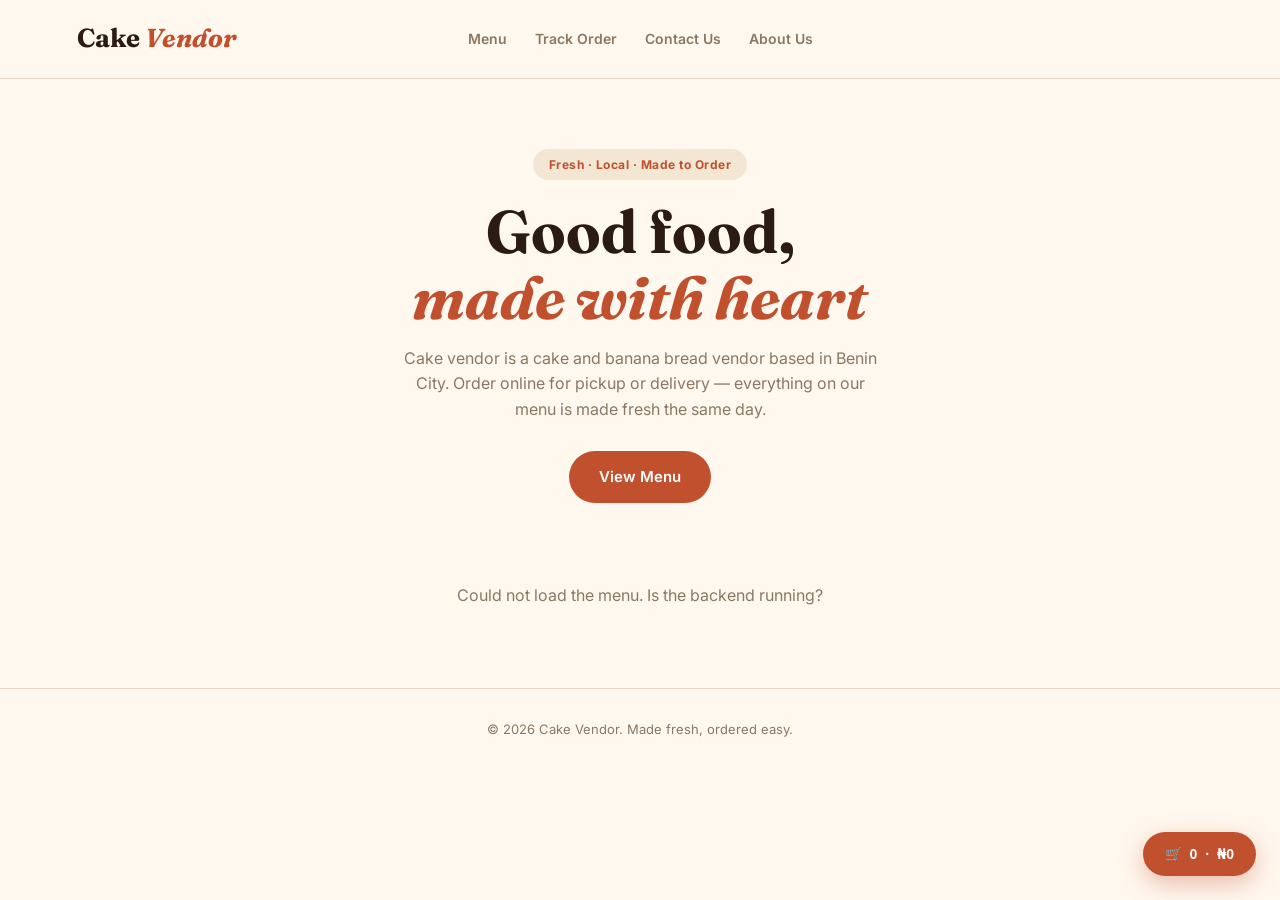
<file: index.html>
<!DOCTYPE html>
<html lang="en">
<head>
<meta charset="UTF-8" />
<meta name="viewport" content="width=device-width, initial-scale=1.0"/>
<title>Cake & Banana Bread Vendor in Benin City | Pickup & Delivery</title>
<meta name="description" content="The Baker NG is a trusted cake and banana bread vendor in Benin City. Order fresh cakes, pastries, and banana bread online, made fresh daily, with pickup or delivery across Benin City."/>
<link rel="canonical" href="https://thebakerng.netlify.app/"/>

<!-- Open Graph (controls how the link looks when shared on WhatsApp, Facebook, etc.) -->
<meta property="og:type" content="website"/>
<meta property="og:title" content="The Baker NG – Cake & Banana Bread Vendor in Benin City"/>
<meta property="og:description" content="Order fresh cakes and banana bread online from Benin City's favorite bakery. Made fresh daily, available for pickup or delivery."/>
<meta property="og:url" content="https://thebakerng.netlify.app/"/>

<!-- Structured data — tells Google this is a local bakery business in Benin City -->
<script type="application/ld+json">
{
  "@context": "https://schema.org",
  "@type": "Bakery",
  "name": "The Baker NG",
  "url": "https://thebakerng.netlify.app/",
  "telephone": "+2347057155056",
  "servesCuisine": "Bakery",
  "priceRange": "₦₦",
  "address": {
    "@type": "PostalAddress",
    "addressLocality": "Benin City",
    "addressRegion": "Edo State",
    "addressCountry": "NG"
  },
  "areaServed": "Benin City",
  "sameAs": [
    "https://instagram.com/thebaker.ng",
    "https://tiktok.com/@thebaker.ng24"
  ]
}
</script>

<link href="https://fonts.googleapis.com/css2?family=Fraunces:ital,wght@0,600;0,700;1,600&family=Inter:wght@400;500;600;700&display=swap" rel="stylesheet"/>
<link rel="stylesheet" href="styles.css"/>
</head>
<body>

<nav>
  <a href="index.html" class="logo">Cake <span>Vendor</span></a>
  <ul class="nav-links" id="navLinks">
    <li><a href="#" onclick="scrollToMenu(event)">Menu</a></li>
    <li><a href="track.html">Track Order</a></li>
    <li><a href="contact.html">Contact Us</a></li>
    <li><a href="about.html">About Us</a></li>
  </ul>
  <button class="nav-toggle" id="navToggle" onclick="toggleNav()" aria-label="Toggle menu">
    <span></span><span></span><span></span>
  </button>
</nav>

<section class="hero">
  <div class="hero-eyebrow">Fresh · Local · Made to Order</div>
  <h1>Good food,<br><em>made with heart</em></h1>
  <p>Cake vendor is a cake and banana bread vendor based in Benin City. Order online for pickup or delivery — everything on our menu is made fresh the same day.</p>
  <a href="#" onclick="scrollToMenu(event)" class="btn btn-primary btn-lg">View Menu</a>
</section>

<section class="menu-section" id="menu">
  <div id="menuContent">
    <p style="text-align:center;color:var(--muted);">Loading menu...</p>
  </div>
</section>

<button class="cart-toggle" id="cartToggle" onclick="openCart()">
  🛒 <span id="cartCount">0</span> · <span id="cartTotalMini">₦0</span>
</button>

<div class="overlay" id="overlay" onclick="closeAllPanels()"></div>

<div class="cart-drawer" id="cartDrawer">

  <!-- CART VIEW -->
  <div id="cartView">
    <div class="cart-header">
      <h3>Your Order</h3>
      <button class="cart-close" onclick="closeAllPanels()">&times;</button>
    </div>
    <div class="cart-items" id="cartItems">
      <div class="cart-empty">Your cart is empty.<br>Add something tasty from the menu.</div>
    </div>
    <div class="cart-footer">
      <div class="cart-total-row"><span>Total</span><span id="cartTotal">₦0</span></div>
      <button class="btn btn-primary" style="width:100%;padding:13px;" id="checkoutBtn" onclick="showCheckout()" disabled>Checkout</button>
    </div>
  </div>

  <!-- CHECKOUT VIEW -->
  <div id="checkoutView" class="checkout-panel" style="flex:1;overflow-y:auto;">
    <div class="cart-header">
      <h3>Checkout</h3>
      <button class="cart-close" onclick="closeAllPanels()">&times;</button>
    </div>
    <form id="checkoutForm" style="padding:20px 24px;" novalidate>
      <button type="button" class="back-link" onclick="showCart()">&larr; Back to cart</button>

      <div class="form-group">
        <label class="form-label">Full Name</label>
        <input type="text" id="custName" placeholder="Your name" required/>
      </div>

      <div class="form-group">
        <label class="form-label">Phone Number</label>
        <input type="tel" id="custPhone" placeholder="0801 234 5678" required/>
      </div>

      <div class="form-group">
        <label class="form-label">Email (optional — for order updates)</label>
        <input type="email" id="custEmail" placeholder="you@example.com"/>
      </div>

      <div class="form-group">
        <label class="form-label">Fulfillment</label>
        <div class="fulfillment-toggle">
          <button type="button" class="on" id="pickupBtn" onclick="setFulfillment('pickup')">Pickup</button>
          <button type="button" id="deliveryBtn" onclick="setFulfillment('delivery')">Delivery</button>
        </div>
      </div>

      <div class="form-group" id="addressGroup" style="display:none;">
        <label class="form-label">Delivery Address</label>
        <textarea id="custAddress" rows="2" placeholder="Street, area, landmark"></textarea>
      </div>

      <div class="cart-total-row"><span>Total</span><span id="checkoutTotal">₦0</span></div>
      <button type="submit" class="btn btn-primary" style="width:100%;padding:13px;">Place Order</button>
      <div class="form-msg" id="checkoutMsg"></div>
    </form>
  </div>

  <!-- CONFIRMATION VIEW -->
  <div id="confirmView" class="confirm-panel">
    <div class="confirm-icon">🎉</div>
    <h3>Order placed!</h3>
    <p id="confirmText"></p>
    <div style="background:var(--cream-dark);border:1px solid var(--border);border-radius:12px;padding:14px 16px;margin-bottom:18px;">
      <div style="font-size:11.5px;color:var(--muted);margin-bottom:6px;">YOUR ORDER ID — SAVE THIS TO TRACK YOUR ORDER</div>
      <div style="display:flex;align-items:center;justify-content:space-between;gap:10px;">
        <strong id="confirmOrderId" style="font-size:15px;word-break:break-all;">-</strong>
        <button type="button" id="copyOrderIdBtn" class="btn btn-ghost" style="padding:6px 14px;font-size:12px;white-space:nowrap;">Copy</button>
      </div>
    </div>
    <a href="#" id="trackOrderLink" class="btn btn-ghost" style="margin-right:8px;">Track This Order</a>
    <button class="btn btn-primary" onclick="closeAllPanels()">Done</button>
  </div>

</div>

<footer>
  &copy; 2026 Cake Vendor. Made fresh, ordered easy.
</footer>

<script>
const API_BASE = 'https://backend-t99k.onrender.com/api';
const IMAGE_BASE = 'https://backend-t99k.onrender.com/';

let menuItems = [];
let cart = {}; // { menuItemId: qty }
let fulfillment = 'pickup';

// IMPORTANT: replace the placeholder below with your real Paystack PUBLIC key
// (Paystack Dashboard → Settings → API Keys & Webhooks → Public Key).
// Never put your SECRET key here — that only ever goes on the backend.
const PAYSTACK_PUBLIC_KEY = 'pk_test_ce0fa7c168bd9de807d2d364b1a4e1795d60af89';

function payWithPaystack(email, amountInKobo, onSuccess) {
  const handler = PaystackPop.setup({
    key: PAYSTACK_PUBLIC_KEY,
    email: email || 'customer@example.com',
    amount: amountInKobo,
    callback: function(response) {
      onSuccess(response.reference);
    },
    onClose: function() {
      const msg = document.getElementById('checkoutMsg');
      msg.className = 'form-msg error';
      msg.textContent = 'Payment was cancelled.';
      msg.style.display = 'block';
    }
  });
  handler.openIframe();
}

function toggleNav() {
  document.getElementById('navLinks').classList.toggle('open');
  document.getElementById('navToggle').classList.toggle('open');
}

function scrollToMenu(e) {
  e.preventDefault();
  document.getElementById('menu').scrollIntoView({ behavior: 'smooth' });
  // Close the mobile nav dropdown too, if it was open
  document.getElementById('navLinks').classList.remove('open');
  document.getElementById('navToggle').classList.remove('open');
}

function formatNgn(v) { return '₦' + Math.round(v).toLocaleString('en-NG'); }

// Escapes text before it's inserted into the page via innerHTML/template
// strings, so a menu item name/description/etc containing HTML or script
// tags (whether typed by mistake or by someone malicious in the admin
// panel) is displayed as plain text instead of being executed as markup.
function escapeHtml(value) {
  if (value === null || value === undefined) return '';
  return String(value)
    .replace(/&/g, '&amp;')
    .replace(/</g, '&lt;')
    .replace(/>/g, '&gt;')
    .replace(/"/g, '&quot;')
    .replace(/'/g, '&#39;');
}

// Cloudinary returns a full https URL, but old items (uploaded before the
// Cloudinary switch) may still have an old relative /uploads/... path
// saved — those are broken now regardless, but this avoids mangling the
// new full URLs by double-prepending IMAGE_BASE onto them.
function resolveImageUrl(url) {
  if (!url) return null;
  return url.startsWith('http') ? url : `${IMAGE_BASE}${url}`;
}

async function loadMenu() {
  try {
    const res = await fetch(`${API_BASE}/menu`);
    const data = await res.json();
    menuItems = data.items;
    renderMenu();
  } catch (err) {
    document.getElementById('menuContent').innerHTML = '<p style="text-align:center;color:var(--muted);">Could not load the menu. Is the backend running?</p>';
  }
}

function renderMenu() {
  const categories = [...new Set(menuItems.map(i => i.category))];
  const container = document.getElementById('menuContent');

  container.innerHTML = categories.map(cat => `
    <h2 class="category-title">${escapeHtml(cat)}</h2>
    <div class="menu-grid">
      ${menuItems.filter(i => i.category === cat).map(item => `
        <div class="menu-card">
          ${item.imageUrl
            ? `<img src="${resolveImageUrl(item.imageUrl)}" class="menu-card-img" alt="${escapeHtml(item.name)} - The Baker NG, cake and banana bread vendor in Benin City"/>`
            : `<div class="menu-card-img menu-card-img-placeholder">🍽️</div>`}
          <div class="menu-card-top">
            <h4>${escapeHtml(item.name)}</h4>
            ${item.variants ? '' : `<span class="price">${formatNgn(item.price)}</span>`}
          </div>
          <p>${escapeHtml(item.description || '')}</p>
          ${item.variants ? renderVariantPicker(item) : `
            <div class="add-row">
              ${item.available
                ? `<button class="btn btn-ghost" style="font-size:13px;padding:8px 16px;" onclick="addToCart('${item.id}')">Add to cart</button>`
                : `<span class="unavailable-tag">Currently unavailable</span>`}
            </div>
          `}
        </div>
      `).join('')}
    </div>
  `).join('');
}

function renderVariantPicker(item) {
  if (!item.available) {
    return `<div class="add-row"><span class="unavailable-tag">Currently unavailable</span></div>`;
  }
  return `
    <div class="variant-row">
      ${item.variants.map(v => `
        <button class="variant-btn" onclick="addVariantToCart('${item.id}', '${v.label.replace(/'/g, "\\'")}')">
          <span>${escapeHtml(v.label)}</span>
          <span class="variant-price">${formatNgn(v.price)}</span>
        </button>
      `).join('')}
    </div>
  `;
}

function addVariantToCart(id, variantLabel) {
  const key = `${id}::${variantLabel}`;
  cart[key] = (cart[key] || 0) + 1;
  renderCart();
  flashCartButton();
}

function addToCart(id) {
  cart[id] = (cart[id] || 0) + 1;
  renderCart();
  flashCartButton();
}

function flashCartButton() {
  const btn = document.getElementById('cartToggle');
  btn.style.transform = 'scale(1.08)';
  setTimeout(() => { btn.style.transform = 'scale(1)'; }, 180);
}

function changeQty(id, delta) {
  cart[id] = (cart[id] || 0) + delta;
  if (cart[id] <= 0) delete cart[id];
  renderCart();
}

function cartLines() {
  return Object.entries(cart).map(([key, qty]) => {
    const [id, variantLabel] = key.split('::');
    const item = menuItems.find(i => i.id === id);
    if (!item) return null;

    if (variantLabel) {
      const variant = (item.variants || []).find(v => v.label === variantLabel);
      if (!variant) return null;
      return { key, item, qty, variantLabel, displayName: `${item.name} (${variant.label})`, unitPrice: variant.price };
    }
    return { key, item, qty, variantLabel: null, displayName: item.name, unitPrice: item.price };
  }).filter(Boolean);
}

function cartTotal() {
  return cartLines().reduce((sum, l) => sum + l.unitPrice * l.qty, 0);
}

function renderCart() {
  const lines = cartLines();
  const itemsEl = document.getElementById('cartItems');
  const total = cartTotal();
  const count = lines.reduce((s, l) => s + l.qty, 0);

  document.getElementById('cartCount').textContent = count;
  document.getElementById('cartTotalMini').textContent = formatNgn(total);
  document.getElementById('cartTotal').textContent = formatNgn(total);
  document.getElementById('checkoutTotal').textContent = formatNgn(total);
  document.getElementById('checkoutBtn').disabled = lines.length === 0;

  itemsEl.innerHTML = lines.length === 0
    ? '<div class="cart-empty">Your cart is empty.<br>Add something tasty from the menu.</div>'
    : lines.map(l => `
      <div class="cart-line">
        <div>
          <div class="cart-line-name">${escapeHtml(l.displayName)}</div>
          <div class="cart-line-price">${formatNgn(l.unitPrice)} each</div>
        </div>
        <div class="qty-controls">
          <button class="qty-btn" onclick="changeQty('${l.key}',-1)">&minus;</button>
          <span>${l.qty}</span>
          <button class="qty-btn" onclick="changeQty('${l.key}',1)">+</button>
        </div>
      </div>
    `).join('');
}

function openCart() {
  document.getElementById('cartDrawer').classList.add('open');
  document.getElementById('overlay').classList.add('show');
  showCart();
}

function closeAllPanels() {
  document.getElementById('cartDrawer').classList.remove('open');
  document.getElementById('overlay').classList.remove('show');
}

function showCart() {
  document.getElementById('cartView').style.display = 'flex';
  document.getElementById('cartView').style.flex = '1';
  document.getElementById('cartView').style.flexDirection = 'column';
  document.getElementById('checkoutView').classList.remove('show');
  document.getElementById('confirmView').classList.remove('show');
}

function showCheckout() {
  if (cartLines().length === 0) return;
  document.getElementById('cartView').style.display = 'none';
  document.getElementById('checkoutView').classList.add('show');
  document.getElementById('confirmView').classList.remove('show');
}

function setFulfillment(mode) {
  fulfillment = mode;
  document.getElementById('pickupBtn').classList.toggle('on', mode === 'pickup');
  document.getElementById('deliveryBtn').classList.toggle('on', mode === 'delivery');
  document.getElementById('addressGroup').style.display = mode === 'delivery' ? 'block' : 'none';
}

document.getElementById('checkoutForm').addEventListener('submit', async (e) => {
  e.preventDefault();

  const name = document.getElementById('custName').value.trim();
  const phone = document.getElementById('custPhone').value.trim();
  const email = document.getElementById('custEmail').value.trim();
  const address = document.getElementById('custAddress').value.trim();
  const msg = document.getElementById('checkoutMsg');
  msg.style.display = 'none';

  if (!name) { msg.className = 'form-msg error'; msg.textContent = 'Enter your name.'; msg.style.display = 'block'; return; }
  if (!/^\d{7,15}$/.test(phone.replace(/\D/g, ''))) { msg.className = 'form-msg error'; msg.textContent = 'Enter a valid phone number.'; msg.style.display = 'block'; return; }
  if (email && !/^[^\s@]+@[^\s@]+\.[^\s@]+$/.test(email)) { msg.className = 'form-msg error'; msg.textContent = 'Enter a valid email or leave it blank.'; msg.style.display = 'block'; return; }
  if (fulfillment === 'delivery' && !address) { msg.className = 'form-msg error'; msg.textContent = 'Enter a delivery address.'; msg.style.display = 'block'; return; }

  const payload = {
    customerName: name,
    phone,
    email: email || undefined,
    fulfillment,
    address: fulfillment === 'delivery' ? address : undefined,
    items: cartLines().map(l => ({ menuItemId: l.item.id, variantLabel: l.variantLabel || undefined, qty: l.qty })),
  };

  const total = cartTotal();
  const paymentEmail = email || 'guest@thebakerng.com'; // Paystack requires an email

  const btn = e.target.querySelector('button[type="submit"]');
  btn.disabled = true; btn.textContent = 'Processing payment...';

  payWithPaystack(paymentEmail, Math.round(total * 100), async (reference) => {
    // Payment succeeded on Paystack's side — now the backend verifies the
    // reference server-side (never trust the frontend alone) and places the order.
    btn.textContent = 'Placing order...';
    try {
      const res = await fetch(`${API_BASE}/orders`, {
        method: 'POST',
        headers: { 'Content-Type': 'application/json' },
        body: JSON.stringify({ ...payload, paymentReference: reference }),
      });
      const data = await res.json();

      if (!res.ok) {
        msg.className = 'form-msg error'; msg.textContent = data.error || 'Could not place order.'; msg.style.display = 'block';
      } else {
        document.getElementById('confirmText').textContent =
          `Thanks, ${name.split(' ')[0]}! Your order total is ${formatNgn(data.order.total)}. We'll have it ready for ${fulfillment}.`;
        document.getElementById('confirmOrderId').textContent = data.order.id;
        document.getElementById('trackOrderLink').href = `track.html?orderId=${encodeURIComponent(data.order.id)}`;
        try {
          localStorage.setItem('bk_lastOrderId', data.order.id);
          localStorage.setItem('bk_lastOrderPhone', phone);
        } catch (err) { /* ignore if storage is unavailable */ }
        document.getElementById('checkoutView').classList.remove('show');
        document.getElementById('confirmView').classList.add('show');
        cart = {};
        renderCart();
      }
    } catch (err) {
      msg.className = 'form-msg error'; msg.textContent = 'Could not reach the server. Is the backend running?'; msg.style.display = 'block';
    } finally {
      btn.disabled = false; btn.textContent = 'Place Order';
    }
  });
});

loadMenu().then(() => {
  if (sessionStorage.getItem('scrollToMenu')) {
    sessionStorage.removeItem('scrollToMenu');
    document.getElementById('menu').scrollIntoView();
  }
});

document.getElementById('copyOrderIdBtn').addEventListener('click', async () => {
  const id = document.getElementById('confirmOrderId').textContent;
  const btn = document.getElementById('copyOrderIdBtn');
  try {
    await navigator.clipboard.writeText(id);
    btn.textContent = 'Copied!';
  } catch (err) {
    btn.textContent = 'Select & copy manually';
  }
  setTimeout(() => { btn.textContent = 'Copy'; }, 1800);
});
</script>
<script src="https://js.paystack.co/v1/inline.js"></script>

</body>
</html>
</file>
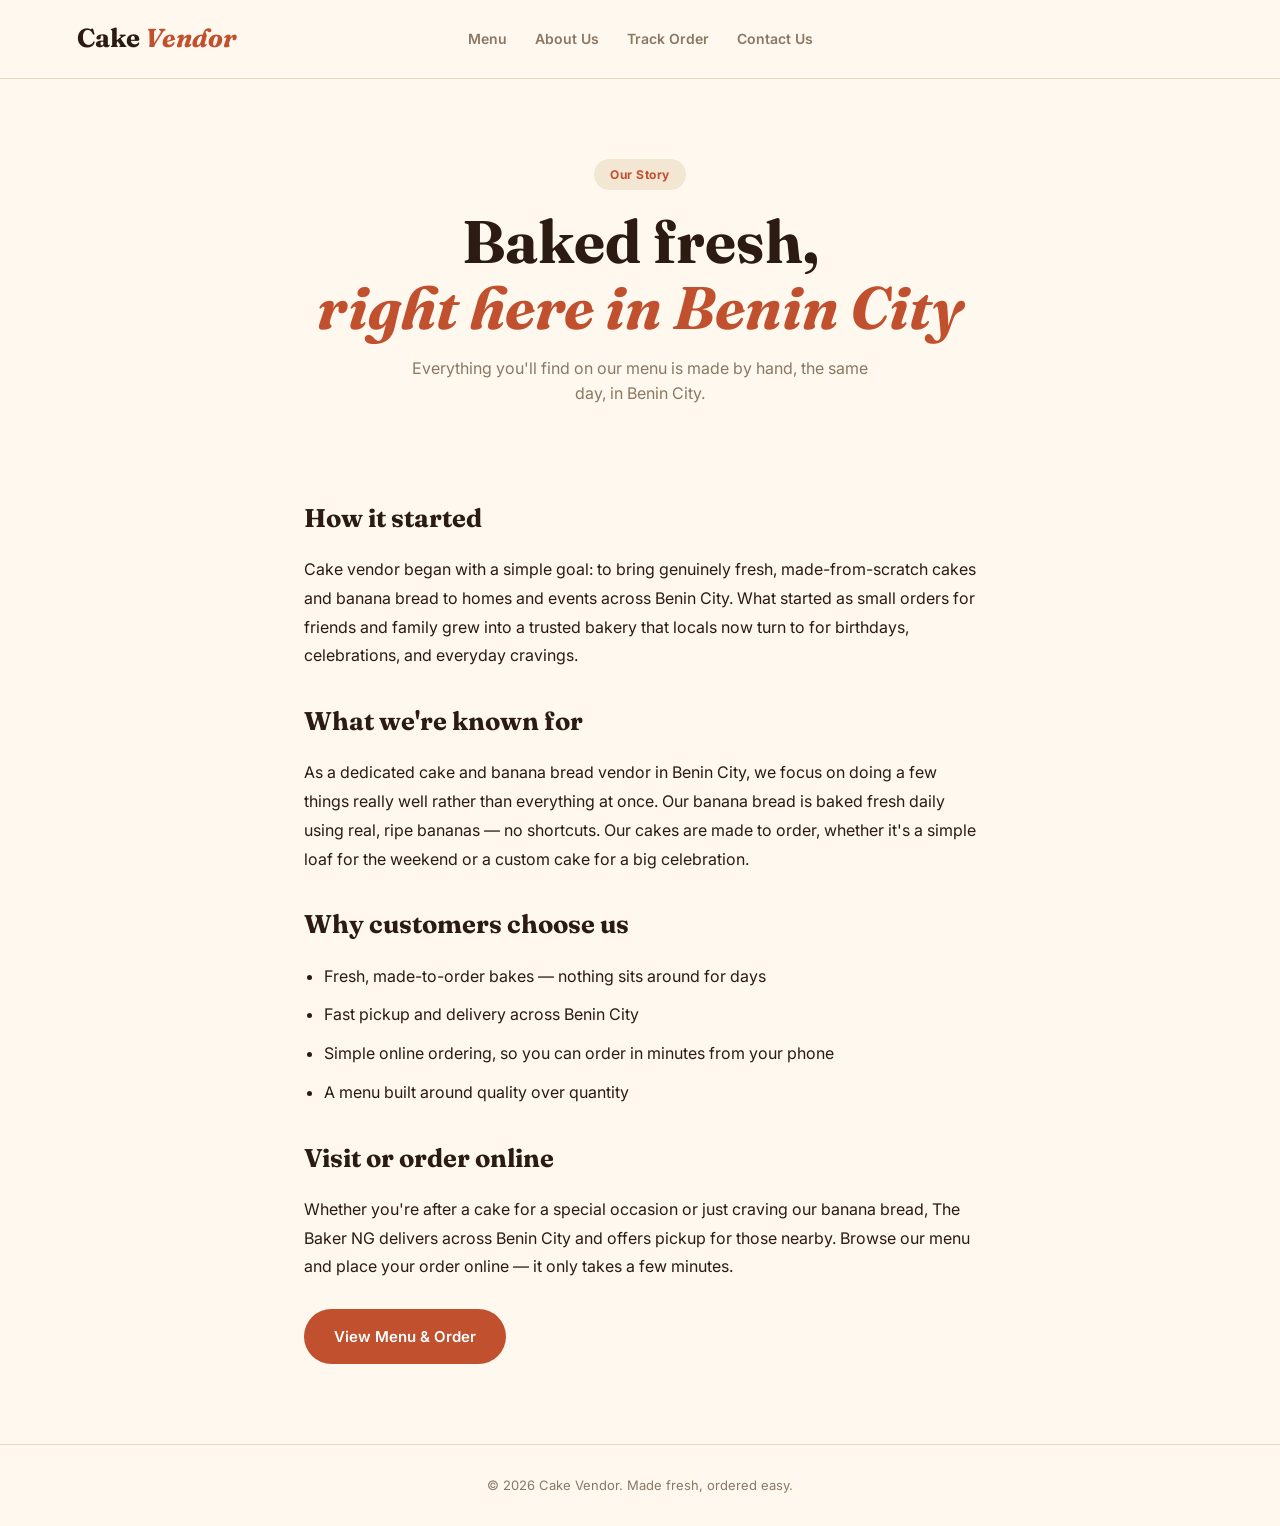
<file: about.html>
<!DOCTYPE html>
<html lang="en">
<head>
<meta charset="UTF-8" />
<meta name="viewport" content="width=device-width, initial-scale=1.0"/>
<title>About Us – | Cake & Banana Bread Vendor in Benin City</title>
<meta name="description" content="The Baker NG is a cake and banana bread vendor in Benin City, making fresh bakes daily. Learn our story and why locals trust us for cakes, pastries, and banana bread."/>
<link rel="canonical" href="https://thebakerng.netlify.app/about.html"/>

<!-- Open Graph -->
<meta property="og:type" content="website"/>
<meta property="og:title" content="About The Baker NG – Cake & Banana Bread Vendor in Benin City"/>
<meta property="og:description" content="Learn the story behind The Baker NG, Benin City's trusted bakery for fresh cakes and banana bread."/>
<meta property="og:url" content="https://thebakerng.netlify.app/about.html"/>

<link href="https://fonts.googleapis.com/css2?family=Fraunces:ital,wght@0,600;0,700;1,600&family=Inter:wght@400;500;600;700&display=swap" rel="stylesheet"/>
<link rel="stylesheet" href="styles.css"/>
</head>
<body>

<nav>
  <a href="index.html" class="logo">Cake <span>Vendor</span></a>
  <ul class="nav-links" id="navLinks">
    <li><a href="index.html">Menu</a></li>
    <li><a href="about.html">About Us</a></li>
    <li><a href="track.html">Track Order</a></li>
    <li><a href="contact.html">Contact Us</a></li>
  </ul>
  <button class="nav-toggle" id="navToggle" onclick="toggleNav()" aria-label="Toggle menu">
    <span></span><span></span><span></span>
  </button>
</nav>

<section class="hero" style="min-height:auto;padding:80px 24px 60px;">
  <div class="hero-eyebrow">Our Story</div>
  <h1>Baked fresh,<br><em>right here in Benin City</em></h1>
  <p>Everything you'll find on our menu is made by hand, the same day, in Benin City.</p>
</section>

<section style="max-width:720px;margin:0 auto;padding:0 24px 80px;line-height:1.8;color:var(--text);">

  <h2 style="font-family:'Fraunces',serif;font-size:1.6rem;margin-bottom:14px;">How it started</h2>
  <p style="margin-bottom:28px;">
    Cake vendor began with a simple goal: to bring genuinely fresh, made-from-scratch cakes and banana bread
    to homes and events across Benin City. What started as small orders for friends and family grew into a
    trusted bakery that locals now turn to for birthdays, celebrations, and everyday cravings.
  </p>

  <h2 style="font-family:'Fraunces',serif;font-size:1.6rem;margin-bottom:14px;">What we're known for</h2>
  <p style="margin-bottom:28px;">
    As a dedicated cake and banana bread vendor in Benin City, we focus on doing a few things really well
    rather than everything at once. Our banana bread is baked fresh daily using real, ripe bananas — no
    shortcuts. Our cakes are made to order, whether it's a simple loaf for the weekend or a custom cake for
    a big celebration.
  </p>

  <h2 style="font-family:'Fraunces',serif;font-size:1.6rem;margin-bottom:14px;">Why customers choose us</h2>
  <ul style="margin-bottom:28px;padding-left:20px;">
    <li style="margin-bottom:10px;">Fresh, made-to-order bakes — nothing sits around for days</li>
    <li style="margin-bottom:10px;">Fast pickup and delivery across Benin City</li>
    <li style="margin-bottom:10px;">Simple online ordering, so you can order in minutes from your phone</li>
    <li style="margin-bottom:10px;">A menu built around quality over quantity</li>
  </ul>

  <h2 style="font-family:'Fraunces',serif;font-size:1.6rem;margin-bottom:14px;">Visit or order online</h2>
  <p style="margin-bottom:28px;">
    Whether you're after a cake for a special occasion or just craving our banana bread, The Baker NG
    delivers across Benin City and offers pickup for those nearby. Browse our menu and place your order
    online — it only takes a few minutes.
  </p>

  <a href="index.html" class="btn btn-primary btn-lg">View Menu &amp; Order</a>

</section>

<footer>
  &copy; 2026 Cake Vendor. Made fresh, ordered easy.
</footer>

<script>
function toggleNav() {
  document.getElementById('navLinks').classList.toggle('open');
  document.getElementById('navToggle').classList.toggle('open');
}
</script>

</body>
</html>
</file>
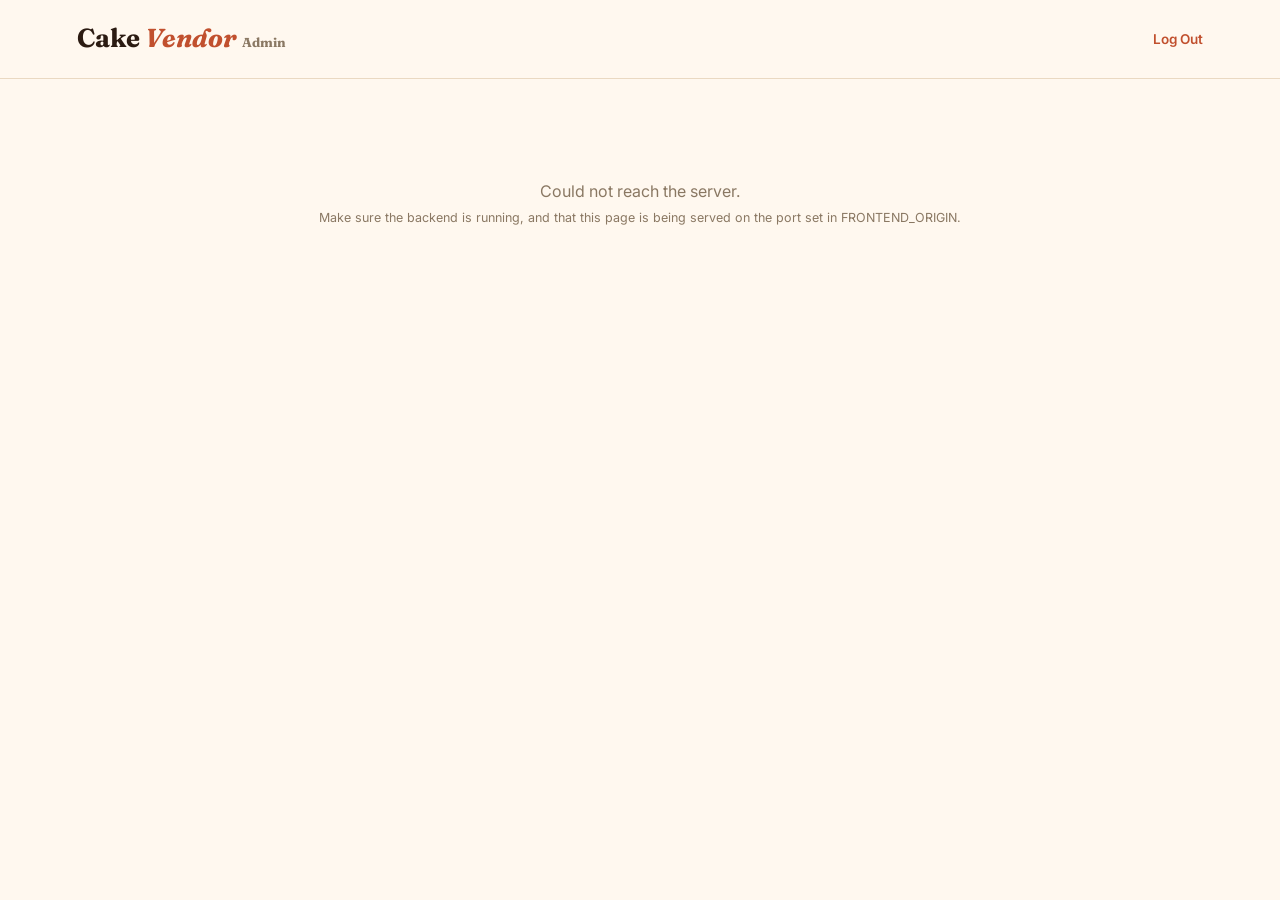
<file: admin-dashboard.html>
<!DOCTYPE html>
<html lang="en">
<head>
  <meta charset="UTF-8" />
  <meta name="viewport" content="width=device-width, initial-scale=1.0"/>
  <title>Cake Vendor – Admin Dashboard</title>
  <link href="https://fonts.googleapis.com/css2?family=Fraunces:ital,wght@0,600;0,700;1,600&family=Inter:wght@400;500;600;700&display=swap" rel="stylesheet"/>
  <link rel="stylesheet" href="styles.css"/>
  <style>
    .dash-wrap { padding: 36px 6% 80px; max-width: 1100px; margin: 0 auto; }
    .dash-loading { text-align: center; padding: 100px 0; color: var(--muted); }
    .dash-header { display: flex; justify-content: space-between; align-items: center; margin-bottom: 24px; flex-wrap: wrap; gap: 12px; }
    .dash-title { font-size: 28px; }
    .logout-link { color: var(--terracotta); text-decoration: none; font-size: 13.5px; font-weight: 600; cursor: pointer; }

    .tab-row {
      display: flex; gap: 8px; margin-bottom: 28px; border-bottom: 1px solid var(--border);
      overflow-x: auto; -webkit-overflow-scrolling: touch; scrollbar-width: none;
    }
    .tab-row::-webkit-scrollbar { display: none; }
    .tab-btn {
      padding: 10px 18px; background: none; border: none; cursor: pointer;
      font-size: 14px; font-weight: 600; color: var(--muted);
      border-bottom: 2px solid transparent; margin-bottom: -1px;
      white-space: nowrap; flex-shrink: 0;
    }
    .tab-btn.on { color: var(--terracotta); border-bottom-color: var(--terracotta); }
    .tab-panel { display: none; }
    .tab-panel.on { display: block; }

    /* Stats */
    .stats-grid { display: grid; grid-template-columns: repeat(auto-fit, minmax(180px, 1fr)); gap: 16px; margin-bottom: 28px; }
    .stat-card { background: var(--card); border: 1px solid var(--border); border-radius: 14px; padding: 20px; }
    .stat-label { font-size: 12px; color: var(--muted); margin-bottom: 6px; }
    .stat-val { font-family: 'Fraunces', serif; font-size: 28px; font-weight: 700; }
    .top-items-card { background: var(--card); border: 1px solid var(--border); border-radius: 14px; padding: 20px; }
    .top-items-card h4 { font-size: 15px; margin-bottom: 14px; }
    .top-item-row { display: flex; justify-content: space-between; padding: 8px 0; border-bottom: 1px solid var(--border); font-size: 13.5px; }
    .top-item-row:last-child { border-bottom: none; }

    /* Orders */
    .order-card { background: var(--card); border: 1px solid var(--border); border-radius: 14px; padding: 18px 20px; margin-bottom: 14px; }
    .order-top { display: flex; justify-content: space-between; align-items: flex-start; gap: 10px; margin-bottom: 10px; }
    .order-cust { font-weight: 700; font-size: 15px; }
    .order-meta { font-size: 12px; color: var(--muted); margin-top: 2px; }
    .order-items { font-size: 13.5px; color: var(--muted); margin-bottom: 10px; }
    .order-bottom { display: flex; justify-content: space-between; align-items: center; }
    .order-total { font-weight: 700; font-family: 'Fraunces', serif; }
    .status-select {
      font-size: 12.5px; font-weight: 600; padding: 6px 10px; border-radius: 8px;
      border: 1px solid var(--border); background: var(--cream); cursor: pointer;
    }
    .status-pending { color: var(--terracotta); }
    .status-preparing { color: var(--gold); }
    .status-ready, .status-completed { color: var(--green); }
    .status-cancelled { color: var(--muted); }

    /* Menu management */
    .menu-admin-row {
      display: flex; justify-content: space-between; align-items: center;
      background: var(--card); border: 1px solid var(--border); border-radius: 12px;
      padding: 14px 18px; margin-bottom: 10px; gap: 12px;
    }
    .menu-admin-info h4 { font-size: 15px; }
    .menu-admin-info span { font-size: 12.5px; color: var(--muted); }
    .menu-admin-actions { display: flex; gap: 8px; align-items: center; }
    .icon-btn { background: none; border: 1px solid var(--border); border-radius: 8px; padding: 6px 12px; font-size: 12.5px; cursor: pointer; }
    .icon-btn.danger { color: var(--red); border-color: rgba(193,80,46,0.3); }
    .avail-toggle { font-size: 12px; }

    .add-item-form {
      background: var(--card); border: 1px solid var(--border); border-radius: 14px; padding: 20px; margin-bottom: 20px;
    }
    .add-item-form h4 { font-size: 15px; margin-bottom: 14px; }
    .form-row { display: grid; grid-template-columns: 2fr 1fr 1fr; gap: 10px; margin-bottom: 10px; }
    @media (max-width: 700px) { .form-row { grid-template-columns: 1fr; } }

    /* Customers */
    .customer-card {
      background: var(--card); border: 1px solid var(--border); border-radius: 14px;
      padding: 16px 20px; margin-bottom: 12px; display: flex; justify-content: space-between; align-items: center; gap: 12px; flex-wrap: wrap;
    }
    .customer-name-row { display: flex; align-items: center; gap: 8px; }
    .customer-name { font-weight: 700; font-size: 15px; }
    .customer-phone { font-size: 12.5px; color: var(--muted); margin-top: 2px; }
    .returning-badge {
      font-size: 11px; font-weight: 700; color: var(--olive);
      background: rgba(95,107,62,0.12); padding: 3px 10px; border-radius: 999px;
    }
    .customer-stats { display: flex; gap: 22px; text-align: right; }
    .customer-stat-label { font-size: 11px; color: var(--muted); }
    .customer-stat-val { font-family: 'Fraunces', serif; font-weight: 700; font-size: 16px; }

    /* Edit order modal */
    .modal-overlay {
      position: fixed; inset: 0; background: rgba(0,0,0,0.4); z-index: 400;
      display: none; align-items: center; justify-content: center; padding: 20px;
    }
    .modal-overlay.show { display: flex; }
    .modal-card {
      background: var(--card); border-radius: 16px; padding: 24px;
      width: 100%; max-width: 460px; max-height: 88vh; overflow-y: auto;
    }
    .modal-card h3 { font-size: 19px; margin-bottom: 18px; }
    .edit-line {
      display: flex; align-items: center; justify-content: space-between;
      gap: 10px; padding: 10px 0; border-bottom: 1px solid var(--border);
    }
    .edit-line-name { font-size: 13.5px; font-weight: 600; flex: 1; }
    .edit-line-price { font-size: 12px; color: var(--muted); }
    .modal-actions { display: flex; gap: 10px; margin-top: 18px; }
    .modal-actions .btn { flex: 1; }
  </style>
</head>
<body>

<nav>
  <a href="index.html" class="logo">Cake <span>Vendor</span> <span style="color:var(--muted);font-style:normal;font-size:13px;">Admin</span></a>
  <div><a class="logout-link" id="logoutBtn">Log Out</a></div>
</nav>

<div id="loadingState" class="dash-loading">Checking session...</div>

<div class="dash-wrap" id="dashContent" style="display:none;">
  <div class="dash-header">
    <div class="dash-title">Dashboard</div>
  </div>

  <div class="tab-row">
    <button class="tab-btn on" data-tab="stats" onclick="switchTab('stats')">Overview</button>
    <button class="tab-btn" data-tab="orders" onclick="switchTab('orders')">Orders</button>
    <button class="tab-btn" data-tab="customers" onclick="switchTab('customers')">Customers</button>
    <button class="tab-btn" data-tab="menu" onclick="switchTab('menu')">Menu</button>
    <button class="tab-btn" data-tab="account" onclick="switchTab('account')">Account</button>
  </div>

  <!-- STATS TAB -->
  <div class="tab-panel on" id="tab-stats">
    <div class="stats-grid" id="statsGrid"></div>
    <div class="top-items-card">
      <h4>Top Selling Items</h4>
      <div id="topItemsList"></div>
    </div>
  </div>

  <!-- ORDERS TAB -->
  <div class="tab-panel" id="tab-orders">
    <div id="ordersList"></div>
  </div>

  <!-- CUSTOMERS TAB -->
  <div class="tab-panel" id="tab-customers">
    <div style="display:flex;justify-content:flex-end;margin-bottom:14px;">
      <button class="btn btn-ghost" style="font-size:12.5px;padding:8px 16px;" onclick="exportCustomersSql()">Download as SQL</button>
    </div>
    <div id="customersList"></div>
  </div>

  <!-- MENU TAB -->
  <div class="tab-panel" id="tab-menu">
    <div class="add-item-form">
      <h4>Add Menu Item</h4>
      <form id="addItemForm">
        <div class="form-row">
          <input type="text" id="newName" placeholder="Item name" required/>
          <input type="text" id="newCategory" placeholder="Category (e.g. Mains)" required/>
          <input type="text" id="newPrice" placeholder="Price (NGN)" inputmode="numeric" required/>
        </div>
        <div class="form-row" style="grid-template-columns:1fr;">
          <input type="text" id="newDescription" placeholder="Short description (optional)"/>
        </div>
        <div class="form-row" style="grid-template-columns:1fr;">
          <label class="form-label">Photo (optional)</label>
          <input type="file" id="newImage" accept="image/*"/>
        </div>
        <button type="submit" class="btn btn-primary" style="padding:10px 20px;">Add Item</button>
        <div class="form-msg" id="addItemMsg"></div>
      </form>
    </div>

    <div class="add-item-form">
      <h4>Add Banana Bread Topping</h4>
      <p style="font-size:12.5px;color:var(--muted);margin-bottom:14px;margin-top:-8px;">Leave a size blank if that topping doesn't come in that size.</p>
      <form id="addBananaForm">
        <div class="form-row" style="grid-template-columns:2fr 1fr;">
          <input type="text" id="bbName" placeholder="Topping name (e.g. Red Velvet)" required/>
          <input type="text" id="bbDescription" placeholder="Description (optional)"/>
        </div>
        <div class="form-row" style="grid-template-columns:repeat(4,1fr);">
          <div>
            <label class="form-label">6-in-1 Mini Loaves</label>
            <input type="text" id="bbSixInOne" placeholder="₦" inputmode="numeric"/>
          </div>
          <div>
            <label class="form-label">Big</label>
            <input type="text" id="bbBig" placeholder="₦" inputmode="numeric"/>
          </div>
          <div>
            <label class="form-label">Medium</label>
            <input type="text" id="bbMedium" placeholder="₦" inputmode="numeric"/>
          </div>
          <div>
            <label class="form-label">Small</label>
            <input type="text" id="bbSmall" placeholder="₦" inputmode="numeric"/>
          </div>
        </div>
        <div class="form-row" style="grid-template-columns:1fr;">
          <label class="form-label">Photo (optional)</label>
          <input type="file" id="bbImage" accept="image/*"/>
        </div>
        <button type="submit" class="btn btn-primary" style="padding:10px 20px;">Add Banana Bread Topping</button>
        <div class="form-msg" id="addBananaMsg"></div>
      </form>
    </div>
    <div id="menuAdminList"></div>
  </div>

  <!-- ACCOUNT TAB -->
  <div class="tab-panel" id="tab-account">
    <div class="add-item-form" style="max-width:420px;">
      <h4>Change Username / Password</h4>
      <form id="accountForm">
        <div class="form-group">
          <label class="form-label">Current Password</label>
          <input type="password" id="accCurrentPassword" placeholder="Required to confirm changes" required/>
        </div>
        <div class="form-group">
          <label class="form-label">New Username (optional)</label>
          <input type="text" id="accNewUsername" placeholder="Leave blank to keep current username"/>
        </div>
        <div class="form-group">
          <label class="form-label">New Password (optional)</label>
          <input type="password" id="accNewPassword" placeholder="Leave blank to keep current password"/>
        </div>
        <button type="submit" class="btn btn-primary" style="padding:10px 20px;">Save Changes</button>
        <div class="form-msg" id="accountMsg"></div>
      </form>
    </div>
  </div>
</div>

<!-- EDIT MENU ITEM MODAL -->
<div class="modal-overlay" id="editModalOverlay">
  <div class="modal-card">
    <h3>Edit Item</h3>
    <form id="editItemForm">
      <input type="hidden" id="editId"/>
      <div class="form-group">
        <label class="form-label">Name</label>
        <input type="text" id="editName" required/>
      </div>
      <div class="form-group">
        <label class="form-label">Category</label>
        <input type="text" id="editCategory" required/>
      </div>
      <div class="form-group">
        <label class="form-label">Description</label>
        <input type="text" id="editDescription"/>
      </div>

      <!-- Shown for flat-price items -->
      <div class="form-group" id="editPriceGroup">
        <label class="form-label">Price (NGN)</label>
        <input type="text" id="editPrice" inputmode="numeric"/>
      </div>

      <!-- Shown for size-based items (Banana Bread), same size layout as the add form -->
      <div class="form-group" id="editVariantsGroup" style="display:none;">
        <label class="form-label">Sizes</label>
        <div class="form-row" style="grid-template-columns:repeat(4,1fr);">
          <div>
            <label class="form-label">6-in-1</label>
            <input type="text" id="editSixInOne" inputmode="numeric"/>
          </div>
          <div>
            <label class="form-label">Big</label>
            <input type="text" id="editBig" inputmode="numeric"/>
          </div>
          <div>
            <label class="form-label">Medium</label>
            <input type="text" id="editMedium" inputmode="numeric"/>
          </div>
          <div>
            <label class="form-label">Small</label>
            <input type="text" id="editSmall" inputmode="numeric"/>
          </div>
        </div>
      </div>

      <div class="form-group">
        <label class="form-label">Replace Photo (optional)</label>
        <input type="file" id="editImage" accept="image/*"/>
        <div id="editCurrentImageNote" style="font-size:12px;color:var(--muted);margin-top:6px;"></div>
      </div>

      <div class="form-msg" id="editItemMsg"></div>
      <div class="modal-actions">
        <button type="button" class="btn btn-ghost" onclick="closeEditModal()">Cancel</button>
        <button type="submit" class="btn btn-primary">Save Changes</button>
      </div>
    </form>
  </div>
</div>

<script>
  const API_BASE = 'https://backend-t99k.onrender.com/api';
  const IMAGE_BASE = 'https://backend-t99k.onrender.com';

  function formatNgn(v) { return '₦' + Math.round(v).toLocaleString('en-NG'); }

  function resolveImageUrl(url) {
    if (!url) return null;
    return url.startsWith('http') ? url : `${IMAGE_BASE}${url}`;
  }

  async function apiGet(path) {
    const res = await fetch(`${API_BASE}${path}`, {
      headers: { 'Authorization': `Bearer ${localStorage.getItem('adminToken')}` }
    });
    if (res.status === 401) { window.location.href = 'admin-login.html'; throw new Error('unauthorized'); }
    return res.json();
  }
  async function apiSend(path, method, body) {
    const res = await fetch(`${API_BASE}${path}`, {
      method,
      headers: {
        'Content-Type': 'application/json',
        'Authorization': `Bearer ${localStorage.getItem('adminToken')}`
      },
      body: body ? JSON.stringify(body) : undefined,
    });
    if (res.status === 401) { window.location.href = 'admin-login.html'; throw new Error('unauthorized'); }
    return res.json();
  }

  function switchTab(name) {
    document.querySelectorAll('.tab-btn').forEach(b => b.classList.toggle('on', b.dataset.tab === name));
    document.querySelectorAll('.tab-panel').forEach(p => p.classList.toggle('on', p.id === `tab-${name}`));
    if (name === 'orders') loadOrders();
    if (name === 'menu') loadMenuAdmin();
    if (name === 'stats') loadStats();
    if (name === 'customers') loadCustomers();
  }

  async function loadStats() {
    const stats = await apiGet('/admin/stats');
    document.getElementById('statsGrid').innerHTML = `
      <div class="stat-card"><div class="stat-label">Today's Revenue</div><div class="stat-val">${formatNgn(stats.todaysRevenue)}</div></div>
      <div class="stat-card"><div class="stat-label">Today's Orders</div><div class="stat-val">${stats.todaysOrders}</div></div>
      <div class="stat-card"><div class="stat-label">Total Revenue</div><div class="stat-val">${formatNgn(stats.totalRevenue)}</div></div>
      <div class="stat-card"><div class="stat-label">Pending Orders</div><div class="stat-val">${stats.pendingOrders}</div></div>
    `;
    document.getElementById('topItemsList').innerHTML = stats.topItems.length
      ? stats.topItems.map(i => `<div class="top-item-row"><span>${i.name}</span><span>${i.qty} sold</span></div>`).join('')
      : '<p style="color:var(--muted);font-size:13.5px;">No orders yet.</p>';
  }

  async function loadOrders() {
    const data = await apiGet('/admin/orders');
    const list = document.getElementById('ordersList');
    if (data.orders.length === 0) {
      list.innerHTML = '<p style="color:var(--muted);text-align:center;padding:40px 0;">No orders yet.</p>';
      return;
    }
    list.innerHTML = data.orders.map(o => `
      <div class="order-card">
        <div class="order-top">
          <div>
            <div class="order-cust">${o.customerName}</div>
            <div class="order-meta">Tracking ID: ${o.id}</div>
            <div class="order-meta">${o.phone} · ${o.fulfillment}${o.address ? ' · ' + o.address : ''}</div>
            <div class="order-meta">${new Date(o.createdAt).toLocaleString()}</div>
          </div>
          <select class="status-select status-${o.status}" onchange="updateStatus('${o.id}', this.value)">
            ${['pending','preparing','ready','completed','cancelled'].map(s => `<option value="${s}" ${s === o.status ? 'selected' : ''}>${s}</option>`).join('')}
          </select>
        </div>
        <div class="order-items">${o.items.map(i => `${i.qty}x ${i.name}`).join(', ')}</div>
        <div class="order-bottom">
          <span class="order-total">${formatNgn(o.total)}</span>
        </div>
      </div>
    `).join('');
  }

  async function updateStatus(id, status) {
    await apiSend(`/admin/orders/${id}/status`, 'PATCH', { status });
    loadOrders();
    loadStats();
  }

  async function loadCustomers() {
    const data = await apiGet('/admin/customers');
    const list = document.getElementById('customersList');
    if (data.customers.length === 0) {
      list.innerHTML = '<p style="color:var(--muted);text-align:center;padding:40px 0;">No customers yet.</p>';
      return;
    }
    list.innerHTML = data.customers.map(c => `
      <div class="customer-card">
        <div>
          <div class="customer-name-row">
            <span class="customer-name">${c.name}</span>
            ${c.orderCount > 1 ? `<span class="returning-badge">Returning</span>` : ''}
          </div>
          <div class="customer-phone">${c.phone}</div>
          ${c.email ? `<div class="customer-phone" style="margin-top:2px;">${c.email}</div>` : ''}
          <div class="customer-phone" style="margin-top:2px;">Last tracking ID: ${c.lastOrderId}</div>
        </div>
        <div class="customer-stats">
          <div>
            <div class="customer-stat-label">Orders</div>
            <div class="customer-stat-val">${c.orderCount}</div>
          </div>
          <div>
            <div class="customer-stat-label">Total Spent</div>
            <div class="customer-stat-val">${formatNgn(c.totalSpent)}</div>
          </div>
          <div>
            <div class="customer-stat-label">Last Order</div>
            <div class="customer-stat-val" style="font-size:12.5px;">${new Date(c.lastOrderAt).toLocaleDateString()}</div>
          </div>
        </div>
      </div>
    `).join('');
  }

  async function exportCustomersSql() {
    const btn = event.target;
    const originalText = btn.textContent;
    btn.disabled = true; btn.textContent = 'Preparing...';

    try {
      const res = await fetch(`${API_BASE}/admin/customers/export`, {
        headers: { 'Authorization': `Bearer ${localStorage.getItem('adminToken')}` }
      });
      if (res.status === 401) { window.location.href = 'admin-login.html'; return; }
      if (!res.ok) throw new Error('Export failed');

      const blob = await res.blob();
      const url = URL.createObjectURL(blob);
      const a = document.createElement('a');
      a.href = url;
      a.download = `customers-export-${new Date().toISOString().slice(0,10)}.sql`;
      document.body.appendChild(a);
      a.click();
      a.remove();
      URL.revokeObjectURL(url);
    } catch (err) {
      alert('Could not download the export. Try again.');
    } finally {
      btn.disabled = false; btn.textContent = originalText;
    }
  }

  async function loadMenuAdmin() {
    const data = await apiGet('/menu');
    const list = document.getElementById('menuAdminList');
    list.innerHTML = data.items.map(item => `
      <div class="menu-admin-row">
        <div style="display:flex;align-items:center;gap:12px;">
          ${item.imageUrl
            ? `<img src="${resolveImageUrl(item.imageUrl)}" style="width:44px;height:44px;border-radius:8px;object-fit:cover;flex-shrink:0;" />`
            : `<div style="width:44px;height:44px;border-radius:8px;background:var(--cream-dark);flex-shrink:0;"></div>`}
          <div class="menu-admin-info">
            <h4>${item.name}</h4>
            <span>${item.category} · ${item.variants
              ? item.variants.map(v => `${v.label}: ${formatNgn(v.price)}`).join(' · ')
              : formatNgn(item.price)}</span>
          </div>
        </div>
        <div class="menu-admin-actions">
          <label class="avail-toggle">
            <input type="checkbox" ${item.available ? 'checked' : ''} onchange="toggleAvailable('${item.id}', this.checked)"/>
            Available
          </label>
          <button class="icon-btn" onclick='openEditModal(${JSON.stringify(item).replace(/'/g, "&#39;")})'>Edit</button>
          <button class="icon-btn danger" onclick="deleteItem('${item.id}')">Delete</button>
        </div>
      </div>
    `).join('');
  }

  async function toggleAvailable(id, available) {
    await apiSend(`/admin/menu/${id}`, 'PUT', { available });
  }
  async function deleteItem(id) {
    if (!confirm('Remove this item from the menu?')) return;
    await apiSend(`/admin/menu/${id}`, 'DELETE');
    loadMenuAdmin();
  }

  function openEditModal(item) {
    document.getElementById('editId').value = item.id;
    document.getElementById('editName').value = item.name;
    document.getElementById('editCategory').value = item.category;
    document.getElementById('editDescription').value = item.description || '';
    document.getElementById('editImage').value = '';
    document.getElementById('editCurrentImageNote').textContent = item.imageUrl
      ? 'Currently has a photo — choose a file above to replace it.'
      : 'No photo set yet — choose a file above to add one.';
    document.getElementById('editItemMsg').style.display = 'none';

    const hasVariants = !!item.variants;
    document.getElementById('editPriceGroup').style.display = hasVariants ? 'none' : 'block';
    document.getElementById('editVariantsGroup').style.display = hasVariants ? 'block' : 'none';

    if (hasVariants) {
      const get = label => (item.variants.find(v => v.label === label) || {}).price || '';
      document.getElementById('editSixInOne').value = get('6-in-1 Mini Loaves');
      document.getElementById('editBig').value = get('Big');
      document.getElementById('editMedium').value = get('Medium');
      document.getElementById('editSmall').value = get('Small');
      document.getElementById('editPrice').value = '';
    } else {
      document.getElementById('editPrice').value = item.price;
      document.getElementById('editSixInOne').value = '';
      document.getElementById('editBig').value = '';
      document.getElementById('editMedium').value = '';
      document.getElementById('editSmall').value = '';
    }

    document.getElementById('editModalOverlay').classList.add('show');
  }

  function closeEditModal() {
    document.getElementById('editModalOverlay').classList.remove('show');
  }

  document.getElementById('editItemForm').addEventListener('submit', async (e) => {
    e.preventDefault();
    const id = document.getElementById('editId').value;
    const msg = document.getElementById('editItemMsg');
    msg.style.display = 'none';

    const formData = new FormData();
    formData.append('name', document.getElementById('editName').value.trim());
    formData.append('category', document.getElementById('editCategory').value.trim());
    formData.append('description', document.getElementById('editDescription').value.trim());

    const usingVariants = document.getElementById('editVariantsGroup').style.display !== 'none';
    if (usingVariants) {
      formData.append('sixInOne', document.getElementById('editSixInOne').value.trim());
      formData.append('big', document.getElementById('editBig').value.trim());
      formData.append('medium', document.getElementById('editMedium').value.trim());
      formData.append('small', document.getElementById('editSmall').value.trim());
    } else {
      formData.append('price', document.getElementById('editPrice').value.trim());
    }

    const imageFile = document.getElementById('editImage').files[0];
    if (imageFile) formData.append('image', imageFile);

    const btn = e.target.querySelector('button[type="submit"]');
    btn.disabled = true; btn.textContent = 'Saving...';

    try {
      const res = await fetch(`${API_BASE}/admin/menu/${id}`, {
        method: 'PUT',
        headers: { 'Authorization': `Bearer ${localStorage.getItem('adminToken')}` },
        body: formData,
      });
      if (res.status === 401) { window.location.href = 'admin-login.html'; return; }
      const data = await res.json();
      if (data.error) {
        msg.className = 'form-msg error'; msg.textContent = data.error; msg.style.display = 'block';
      } else {
        closeEditModal();
        loadMenuAdmin();
      }
    } catch (err) {
      msg.className = 'form-msg error'; msg.textContent = 'Could not reach the server.'; msg.style.display = 'block';
    } finally {
      btn.disabled = false; btn.textContent = 'Save Changes';
    }
  });

  document.getElementById('addItemForm').addEventListener('submit', async (e) => {
    e.preventDefault();
    const name = document.getElementById('newName').value.trim();
    const category = document.getElementById('newCategory').value.trim();
    const price = parseFloat(document.getElementById('newPrice').value);
    const description = document.getElementById('newDescription').value.trim();
    const imageFile = document.getElementById('newImage').files[0];
    const msg = document.getElementById('addItemMsg');
    msg.style.display = 'none';

    if (!name || !category || !price || price <= 0) {
      msg.className = 'form-msg error'; msg.textContent = 'Fill in name, category, and a valid price.'; msg.style.display = 'block';
      return;
    }

    const formData = new FormData();
    formData.append('name', name);
    formData.append('category', category);
    formData.append('price', price);
    formData.append('description', description);
    if (imageFile) formData.append('image', imageFile);

    const btn = e.target.querySelector('button[type="submit"]');
    btn.disabled = true; btn.textContent = 'Adding...';

    try {
      const res = await fetch(`${API_BASE}/admin/menu`, {
        method: 'POST',
        headers: { 'Authorization': `Bearer ${localStorage.getItem('adminToken')}` },
        body: formData, // no Content-Type header — the browser sets the multipart boundary itself
      });
      if (res.status === 401) { window.location.href = 'admin-login.html'; return; }
      const data = await res.json();
      if (data.error) {
        msg.className = 'form-msg error'; msg.textContent = data.error; msg.style.display = 'block';
      } else {
        e.target.reset();
        loadMenuAdmin();
      }
    } catch (err) {
      msg.className = 'form-msg error'; msg.textContent = 'Could not reach the server.'; msg.style.display = 'block';
    } finally {
      btn.disabled = false; btn.textContent = 'Add Item';
    }
  });

  document.getElementById('addBananaForm').addEventListener('submit', async (e) => {
    e.preventDefault();
    const name = document.getElementById('bbName').value.trim();
    const description = document.getElementById('bbDescription').value.trim();
    const sixInOne = document.getElementById('bbSixInOne').value.trim();
    const big = document.getElementById('bbBig').value.trim();
    const medium = document.getElementById('bbMedium').value.trim();
    const small = document.getElementById('bbSmall').value.trim();
    const imageFile = document.getElementById('bbImage').files[0];
    const msg = document.getElementById('addBananaMsg');
    msg.style.display = 'none';

    if (!name) {
      msg.className = 'form-msg error'; msg.textContent = 'Enter a topping name.'; msg.style.display = 'block';
      return;
    }
    if (!sixInOne && !big && !medium && !small) {
      msg.className = 'form-msg error'; msg.textContent = 'Enter a price for at least one size.'; msg.style.display = 'block';
      return;
    }

    const formData = new FormData();
    formData.append('name', name);
    formData.append('description', description);
    if (sixInOne) formData.append('sixInOne', sixInOne);
    if (big) formData.append('big', big);
    if (medium) formData.append('medium', medium);
    if (small) formData.append('small', small);
    if (imageFile) formData.append('image', imageFile);

    const btn = e.target.querySelector('button[type="submit"]');
    btn.disabled = true; btn.textContent = 'Adding...';

    try {
      const res = await fetch(`${API_BASE}/admin/menu/banana-bread`, {
        method: 'POST',
        headers: { 'Authorization': `Bearer ${localStorage.getItem('adminToken')}` },
        body: formData,
      });
      if (res.status === 401) { window.location.href = 'admin-login.html'; return; }
      const data = await res.json();
      if (data.error) {
        msg.className = 'form-msg error'; msg.textContent = data.error; msg.style.display = 'block';
      } else {
        e.target.reset();
        loadMenuAdmin();
      }
    } catch (err) {
      msg.className = 'form-msg error'; msg.textContent = 'Could not reach the server.'; msg.style.display = 'block';
    } finally {
      btn.disabled = false; btn.textContent = 'Add Banana Bread Topping';
    }
  });

  document.getElementById('accountForm').addEventListener('submit', async (e) => {
    e.preventDefault();
    const currentPassword = document.getElementById('accCurrentPassword').value;
    const newUsername = document.getElementById('accNewUsername').value.trim();
    const newPassword = document.getElementById('accNewPassword').value;
    const msg = document.getElementById('accountMsg');
    msg.style.display = 'none';

    const btn = e.target.querySelector('button[type="submit"]');
    btn.disabled = true; btn.textContent = 'Saving...';

    try {
      const data = await apiSend('/admin/account', 'PUT', { currentPassword, newUsername, newPassword });
      if (data.error) {
        msg.className = 'form-msg error'; msg.textContent = data.error; msg.style.display = 'block';
      } else {
        msg.className = 'form-msg success'; msg.textContent = 'Saved. Use your new details next time you log in.'; msg.style.display = 'block';
        e.target.reset();
      }
    } catch (err) {
      msg.className = 'form-msg error'; msg.textContent = 'Could not reach the server.'; msg.style.display = 'block';
    } finally {
      btn.disabled = false; btn.textContent = 'Save Changes';
    }
  });

  document.getElementById('logoutBtn').addEventListener('click', async () => {
    await apiSend('/admin/logout', 'POST');
    localStorage.removeItem('adminToken');
    window.location.href = 'admin-login.html';
  });

  async function init() {
    try {
      await apiGet('/admin/me');
      document.getElementById('loadingState').style.display = 'none';
      document.getElementById('dashContent').style.display = 'block';
      loadStats();
    } catch (err) {
      if (err.message === 'unauthorized') return; // apiGet already redirected to admin-login.html
      document.getElementById('loadingState').innerHTML =
        'Could not reach the server.<br><span style="font-size:12.5px;">Make sure the backend is running, and that this page is being served on the port set in FRONTEND_ORIGIN.</span>';
    }
  }

  init();
</script>

</body>
</html>
</file>
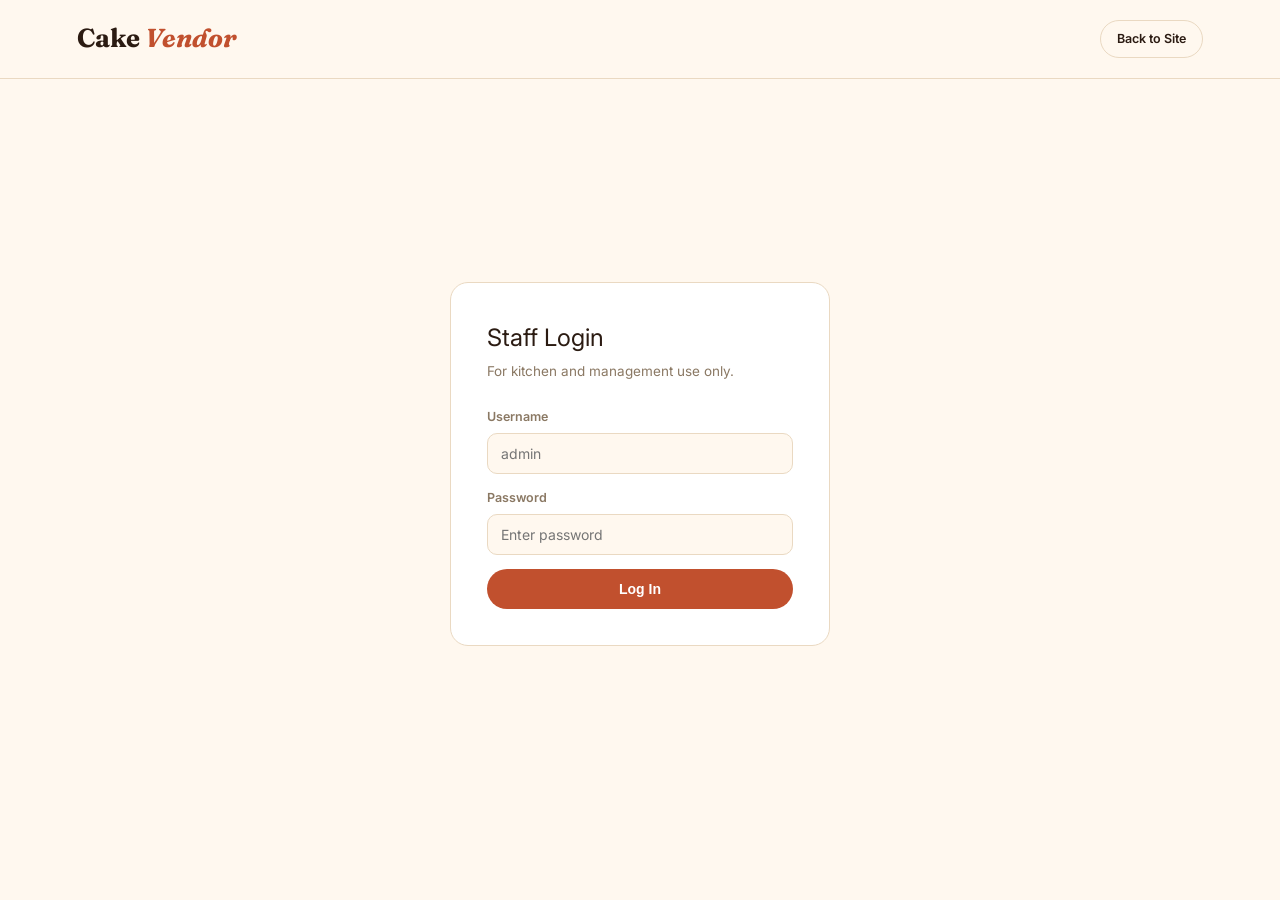
<file: admin-login.html>
<!DOCTYPE html>
<html lang="en">
<head>
  <meta charset="UTF-8" />
  <meta name="viewport" content="width=device-width, initial-scale=1.0"/>
  <title>Cake Vendor– Staff Login</title>
  <link href="https://fonts.googleapis.com/css2?family=Fraunces:ital,wght@0,600;0,700;1,600&family=Inter:wght@400;500;600;700&display=swap" rel="stylesheet"/>
  <link rel="stylesheet" href="styles.css"/>
  <style>
    .admin-wrap { min-height: calc(100vh - 130px); display: flex; align-items: center; justify-content: center; padding: 60px 6%; }
    .admin-card { background: var(--card); border: 1px solid var(--border); border-radius: 18px; padding: 36px; width: 100%; max-width: 380px; }
    .admin-title { font-size: 24px; margin-bottom: 4px; }
    .admin-sub { color: var(--muted); font-size: 13.5px; margin-bottom: 24px; }
  </style>
</head>
<body>

<nav>
  <a href="index.html" class="logo">Cake <span>Vendor</span></a>
  <div><a href="index.html" class="btn btn-ghost" style="font-size:12.5px;padding:8px 16px;">Back to Site</a></div>
</nav>

<div class="admin-wrap">
  <div class="admin-card">
    <div class="admin-title">Staff Login</div>
    <div class="admin-sub">For kitchen and management use only.</div>

    <form id="adminLoginForm" novalidate>
      <div class="form-group">
        <label class="form-label">Username</label>
        <input type="text" id="username" placeholder="admin" required/>
      </div>
      <div class="form-group">
        <label class="form-label">Password</label>
        <input type="password" id="password" placeholder="Enter password" required/>
      </div>
      <button type="submit" class="btn btn-primary" style="width:100%;padding:12px;">Log In</button>
      <div class="form-msg" id="loginMsg"></div>
    </form>
  </div>
</div>

<script>
  const API_BASE = 'https://backend-t99k.onrender.com/api';

  document.getElementById('adminLoginForm').addEventListener('submit', async (e) => {
    e.preventDefault();
    const username = document.getElementById('username').value.trim();
    const password = document.getElementById('password').value;
    const msg = document.getElementById('loginMsg');
    msg.style.display = 'none';

    const btn = e.target.querySelector('button[type="submit"]');
    btn.disabled = true; btn.textContent = 'Logging in...';

    try {
      const res = await fetch(`${API_BASE}/admin/login`, {
        method: 'POST',
        headers: { 'Content-Type': 'application/json' },
        body: JSON.stringify({ username, password }),
      });
      const data = await res.json();
      if (!res.ok) {
        msg.className = 'form-msg error'; msg.textContent = data.error || 'Login failed.'; msg.style.display = 'block';
      } else {
        localStorage.setItem('adminToken', data.token);
        window.location.href = 'admin-dashboard.html';
      }
    } catch (err) {
      msg.className = 'form-msg error'; msg.textContent = 'Could not reach the server. Is the backend running?'; msg.style.display = 'block';
    } finally {
      btn.disabled = false; btn.textContent = 'Log In';
    }
  });
</script>

</body>
</html>
</file>
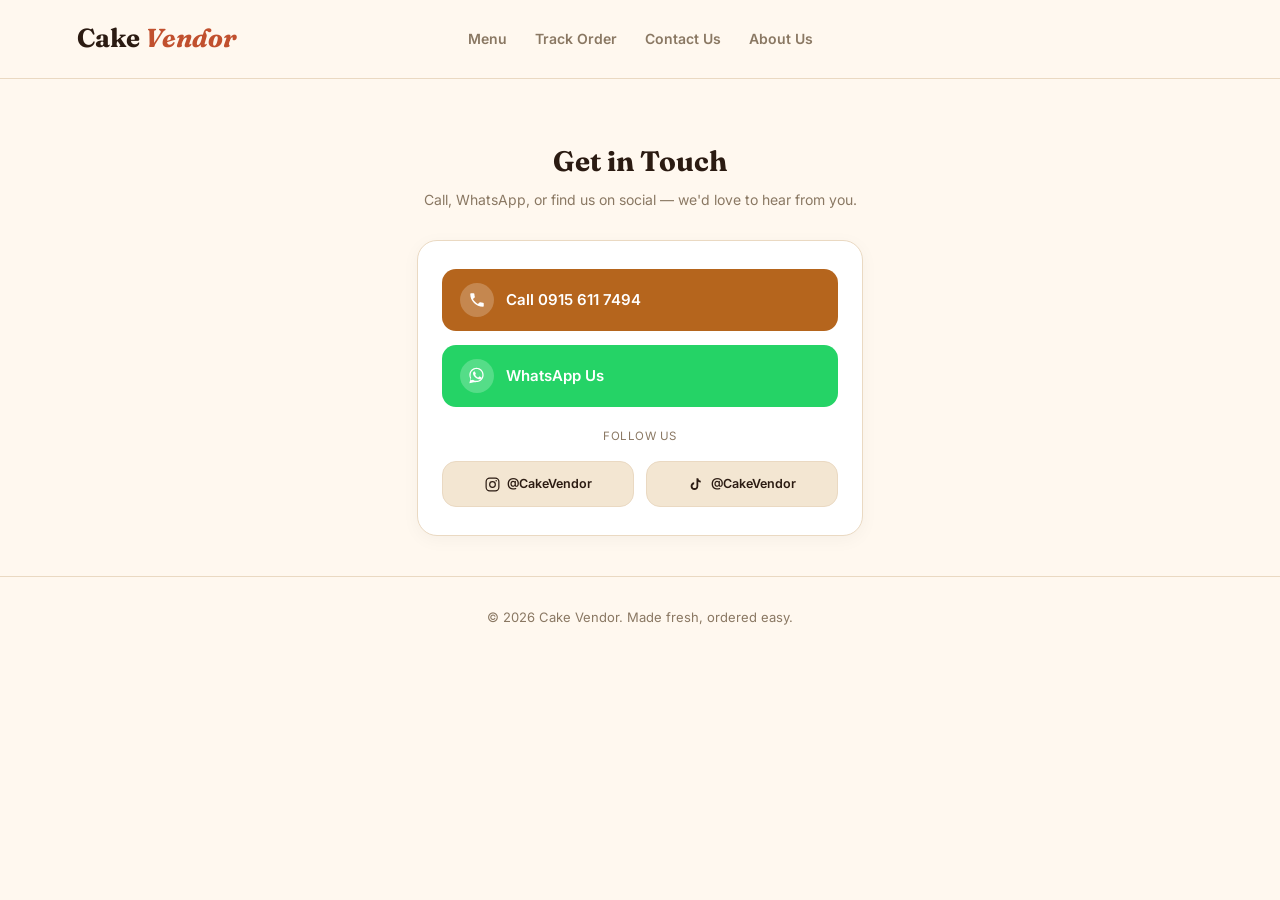
<file: contact.html>
<!DOCTYPE html>
<html lang="en">
<head>
  <meta charset="UTF-8" />
  <meta name="viewport" content="width=device-width, initial-scale=1.0"/>
  <title>Cake Vendor– Contact</title>
  <meta name="description" content="Get in touch with The Baker NG — call, WhatsApp, or find us on Instagram and TikTok."/>
  <link rel="canonical" href="https://thebakerng.netlify.app/contact"/>
  <link href="https://fonts.googleapis.com/css2?family=Fraunces:ital,wght@0,600;0,700;1,600&family=Inter:wght@400;500;600;700&display=swap" rel="stylesheet"/>
  <link rel="stylesheet" href="styles.css"/>
  <style>
    .contact-card {
      background: var(--card);
      border: 1px solid var(--border);
      border-radius: 20px;
      padding: 28px 24px;
      display: flex;
      flex-direction: column;
      gap: 14px;
      box-shadow: 0 4px 18px rgba(0,0,0,0.04);
    }
    .contact-btn {
      display: flex;
      align-items: center;
      gap: 12px;
      padding: 14px 18px;
      border-radius: 14px;
      font-weight: 600;
      font-size: 15px;
      text-decoration: none;
      transition: transform 0.15s ease, box-shadow 0.15s ease;
    }
    .contact-btn:hover { transform: translateY(-1px); }
    .contact-btn .icon-circle {
      width: 34px;
      height: 34px;
      min-width: 34px;
      border-radius: 50%;
      display: flex;
      align-items: center;
      justify-content: center;
    }
    .contact-btn.call {
      background: var(--primary, #b5651d);
      color: #fff;
    }
    .contact-btn.call .icon-circle { background: rgba(255,255,255,0.22); }

    .contact-btn.whatsapp {
      background: #25D366;
      color: #fff;
    }
    .contact-btn.whatsapp .icon-circle { background: rgba(255,255,255,0.22); }

    .social-row {
      display: flex;
      gap: 12px;
      margin-top: 4px;
      flex-wrap: wrap;
    }
    .social-btn {
      flex: 1 1 0;
      min-width: 0;
      display: flex;
      align-items: center;
      justify-content: center;
      gap: 6px;
      padding: 12px 8px;
      border-radius: 14px;
      border: 1px solid var(--border);
      background: var(--cream-dark, #f6efe6);
      color: var(--text);
      text-decoration: none;
      font-size: 12.5px;
      font-weight: 600;
      white-space: nowrap;
      overflow: hidden;
      text-overflow: ellipsis;
      transition: transform 0.15s ease, background 0.15s ease;
    }
    .social-btn:hover { transform: translateY(-1px); background: var(--border); }
    .social-btn svg { width: 17px; height: 17px; flex-shrink: 0; }

    .contact-divider {
      text-align: center;
      font-size: 11.5px;
      letter-spacing: 0.04em;
      text-transform: uppercase;
      color: var(--muted);
      margin: 6px 0 -2px;
    }
  </style>
</head>
<body>
<nav>
  <a href="index.html" class="logo">Cake <span>Vendor</span></a>
  <ul class="nav-links" id="navLinks">
    <li><a href="index.html" onclick="sessionStorage.setItem('scrollToMenu','1')">Menu</a></li>
    <li><a href="track.html">Track Order</a></li>
    <li><a href="contact.html">Contact Us</a></li>
    <li><a href="about.html">About Us</a></li>
  </ul>
  <button class="nav-toggle" id="navToggle" aria-label="Toggle menu">
    <span></span><span></span><span></span>
  </button>
</nav>

<section class="section" style="padding:60px 6% 40px;max-width:600px;margin:0 auto;">
  <h2 style="text-align:center;font-size:28px;margin-bottom:6px;">Get in Touch</h2>
  <p style="text-align:center;color:var(--muted);font-size:14px;margin-bottom:28px;">Call, WhatsApp, or find us on social — we'd love to hear from you.</p>

  <div class="contact-card">

    <a href="tel:07057155056" class="contact-btn call">
      <span class="icon-circle">
        <!-- Phone icon -->
        <svg width="18" height="18" viewBox="0 0 24 24" fill="none" xmlns="http://www.w3.org/2000/svg">
          <path d="M6.6 10.8c1.4 2.8 3.8 5.1 6.6 6.6l2.2-2.2c.3-.3.7-.4 1-.2 1.1.4 2.3.6 3.6.6.6 0 1 .4 1 1V20c0 .6-.4 1-1 1C10.8 21 3 13.2 3 3.9c0-.6.4-1 1-1h3.5c.6 0 1 .4 1 1 0 1.2.2 2.4.6 3.6.1.4 0 .8-.2 1l-2.3 2.3z" fill="#fff"/>
        </svg>
      </span>
      Call 0915 611 7494
    </a>

    <a href="https://wa.me/2349156117494" target="_blank" rel="noopener" class="contact-btn whatsapp">
      <span class="icon-circle">
        <!-- WhatsApp icon -->
        <svg width="19" height="19" viewBox="0 0 32 32" fill="none" xmlns="http://www.w3.org/2000/svg">
          <path d="M23.6 18.8c-.35-.18-2.06-1.02-2.38-1.13-.32-.12-.55-.18-.79.18-.23.35-.9 1.13-1.1 1.36-.2.23-.4.26-.75.09-.35-.18-1.48-.55-2.82-1.75-1.04-.93-1.75-2.08-1.95-2.43-.2-.35-.02-.54.15-.71.16-.16.35-.4.53-.61.18-.2.23-.35.35-.58.12-.23.06-.44-.03-.61-.09-.18-.79-1.92-1.09-2.62-.29-.7-.58-.6-.79-.61-.2-.01-.44-.01-.67-.01-.23 0-.61.09-.93.44-.32.35-1.22 1.19-1.22 2.9 0 1.71 1.25 3.36 1.42 3.59.18.23 2.46 3.76 5.96 5.27.83.36 1.48.57 1.99.73.84.27 1.6.23 2.2.14.67-.1 2.06-.84 2.35-1.65.29-.81.29-1.5.2-1.65-.09-.14-.32-.23-.67-.4zM16.02 3C9.4 3 4 8.37 4 15c0 2.35.66 4.55 1.8 6.42L4 29l7.77-1.75A11.9 11.9 0 0 0 16.02 27C22.63 27 28 21.63 28 15S22.63 3 16.02 3zm0 21.9c-1.98 0-3.83-.55-5.4-1.5l-.39-.23-4.02.91.85-3.93-.25-.4A9.85 9.85 0 0 1 6.1 15c0-5.46 4.46-9.9 9.92-9.9S25.9 9.54 25.9 15s-4.42 9.9-9.88 9.9z" fill="#fff"/>
        </svg>
      </span>
      WhatsApp Us
    </a>

    <div class="contact-divider">Follow us</div>

    <div class="social-row">
      <a href="https://instagram.com/" target="_blank" rel="noopener" class="social-btn">
        <!-- Instagram icon -->
        <svg viewBox="0 0 24 24" fill="none" xmlns="http://www.w3.org/2000/svg">
          <rect x="3" y="3" width="18" height="18" rx="5" stroke="currentColor" stroke-width="1.7"/>
          <circle cx="12" cy="12" r="4" stroke="currentColor" stroke-width="1.7"/>
          <circle cx="17.2" cy="6.8" r="1.1" fill="currentColor"/>
        </svg>
        @CakeVendor
      </a>
      <a href="https://tiktok.com/" target="_blank" rel="noopener" class="social-btn">
        <!-- TikTok icon -->
        <svg viewBox="0 0 24 24" fill="none" xmlns="http://www.w3.org/2000/svg">
          <path d="M14.5 3c.3 1.9 1.6 3.4 3.5 3.7v2.6c-1.3 0-2.5-.4-3.5-1.1v6.1c0 3-2.4 5.4-5.4 5.4S3.7 17.3 3.7 14.3c0-2.9 2.2-5.2 5-5.4v2.7c-1.3.2-2.3 1.3-2.3 2.7 0 1.5 1.3 2.8 2.8 2.8s2.8-1.3 2.8-2.8V3h2.5z" fill="currentColor"/>
        </svg>
        @CakeVendor
      </a>
    </div>

  </div>
</section>

<footer>
  &copy; 2026 Cake Vendor. Made fresh, ordered easy.
</footer>

<script>
  document.getElementById('navToggle').addEventListener('click', function () {
    document.getElementById('navLinks').classList.toggle('open');
    document.getElementById('navToggle').classList.toggle('open');
  });
  document.querySelectorAll('.nav-links a').forEach(function (a) {
    a.addEventListener('click', function () {
      document.getElementById('navLinks').classList.remove('open');
      document.getElementById('navToggle').classList.remove('open');
    });
  });
</script>
</body>
</html>
</file>
<file: styles.css>
*, *::before, *::after { box-sizing: border-box; margin: 0; padding: 0; }

:root {
  --cream:      #FFF8EF;
  --cream-dark: #F3E6D2;
  --card:       #FFFFFF;
  --ink:        #2B1B12;
  --muted:      #8A7863;
  --border:     #EAD9C2;
  --terracotta: #C1502E;
  --terracotta-dark: #A43D1F;
  --olive:      #5F6B3E;
  --gold:       #D9A441;
  --red:        #C1502E;
  --green:      #5F6B3E;
}

html { scroll-behavior: smooth; }

body {
  background: var(--cream);
  color: var(--ink);
  font-family: 'Inter', sans-serif;
  font-size: 16px;
  line-height: 1.6;
}

h1, h2, h3, h4 { font-family: 'Fraunces', serif; }

/* ── NAV ── */
nav {
  display: flex;
  align-items: center;
  justify-content: space-between;
  padding: 18px 6%;
  background: var(--cream);
  border-bottom: 1px solid var(--border);
  position: sticky;
  top: 0;
  z-index: 100;
}
.nav-links {
  position: absolute;
  left: 50%;
  transform: translateX(-50%);
}
.logo {
  font-family: 'Fraunces', serif;
  font-size: 26px;
  font-weight: 700;
  color: var(--ink);
  text-decoration: none;
}
.logo span { color: var(--terracotta); font-style: italic; }
.nav-links { display: flex; gap: 28px; list-style: none; }
.nav-links a { color: var(--muted); text-decoration: none; font-size: 14px; font-weight: 600; }
.nav-links a:hover { color: var(--terracotta); }

/* Hamburger button — hidden on desktop, shown only inside the mobile media query below */
.nav-toggle {
  display: none;
  flex-direction: column;
  justify-content: center;
  gap: 5px;
  width: 32px;
  height: 32px;
  background: none;
  border: none;
  cursor: pointer;
  padding: 0;
  z-index: 110;
}
.nav-toggle span {
  display: block;
  width: 100%;
  height: 2px;
  background: var(--ink);
  border-radius: 2px;
  transition: transform 0.2s ease, opacity 0.2s ease;
}
.nav-toggle.open span:nth-child(1) { transform: translateY(7px) rotate(45deg); }
.nav-toggle.open span:nth-child(2) { opacity: 0; }
.nav-toggle.open span:nth-child(3) { transform: translateY(-7px) rotate(-45deg); }

/* ── BUTTONS ── */
.btn {
  padding: 11px 22px;
  border-radius: 999px;
  font-size: 14px;
  font-weight: 600;
  cursor: pointer;
  border: none;
  text-decoration: none;
  display: inline-block;
  transition: all .15s;
}
.btn-primary { background: var(--terracotta); color: #fff; }
.btn-primary:hover { background: var(--terracotta-dark); }
.btn-ghost { background: transparent; border: 1px solid var(--border); color: var(--ink); }
.btn-ghost:hover { border-color: var(--terracotta); color: var(--terracotta); }
.btn-lg { padding: 14px 30px; font-size: 15px; }
.btn:disabled { opacity: .5; cursor: not-allowed; }

/* ── HERO ── */
.hero {
  padding: 70px 6% 60px;
  text-align: center;
}
.hero-eyebrow {
  display: inline-block;
  background: var(--cream-dark);
  color: var(--terracotta);
  font-size: 12px;
  font-weight: 700;
  letter-spacing: .5px;
  padding: 6px 16px;
  border-radius: 999px;
  margin-bottom: 18px;
}
.hero h1 {
  font-size: clamp(38px, 5vw, 60px);
  font-weight: 700;
  margin-bottom: 16px;
  line-height: 1.1;
}
.hero h1 em { color: var(--terracotta); font-style: italic; }
.hero p { color: var(--muted); max-width: 480px; margin: 0 auto 28px; font-size: 16px; }

/* ── MENU ── */
.menu-section { padding: 20px 6% 80px; max-width: 1100px; margin: 0 auto; }
.category-title {
  font-size: 26px;
  font-weight: 700;
  margin: 40px 0 18px;
  color: var(--ink);
}
.category-title:first-child { margin-top: 0; }
.menu-grid {
  display: grid;
  grid-template-columns: repeat(auto-fill, minmax(260px, 1fr));
  gap: 18px;
}
.menu-card {
  background: var(--card);
  border: 1px solid var(--border);
  border-radius: 16px;
  padding: 20px;
  display: flex;
  flex-direction: column;
  gap: 10px;
}
.menu-card-img {
  width: 100%;
  height: 140px;
  object-fit: cover;
  border-radius: 10px;
  margin: -4px -4px 4px;
  display: block;
}
.menu-card-img-placeholder {
  display: flex;
  align-items: center;
  justify-content: center;
  background: var(--cream-dark);
  font-size: 36px;
  height: 140px;
  width: 100%;
  border-radius: 10px;
  margin: -4px -4px 4px;
}
.menu-card-top { display: flex; justify-content: space-between; align-items: flex-start; gap: 10px; }
.menu-card h4 { font-size: 17px; font-weight: 700; }
.menu-card .price { font-family: 'Fraunces', serif; font-weight: 700; color: var(--terracotta); font-size: 16px; white-space: nowrap; }
.menu-card p { color: var(--muted); font-size: 13.5px; flex: 1; }
.menu-card .add-row { display: flex; justify-content: flex-end; }
.unavailable-tag { font-size: 11.5px; color: var(--muted); font-weight: 600; }

.variant-row {
  display: grid;
  grid-template-columns: repeat(2, 1fr);
  gap: 6px;
}
.variant-btn {
  display: flex;
  flex-direction: column;
  align-items: center;
  gap: 2px;
  background: var(--cream);
  border: 1px solid var(--border);
  border-radius: 10px;
  padding: 8px 6px;
  cursor: pointer;
  font-family: 'Inter', sans-serif;
  font-size: 11.5px;
  font-weight: 600;
  color: var(--ink);
  transition: border-color .15s, background .15s;
}
.variant-btn:hover { border-color: var(--terracotta); background: var(--cream-dark); }
.variant-price { color: var(--terracotta); font-family: 'Fraunces', serif; font-weight: 700; font-size: 13px; }

/* ── CART DRAWER ── */
.cart-toggle {
  position: fixed;
  bottom: 24px; right: 24px;
  background: var(--terracotta);
  color: #fff;
  border: none;
  border-radius: 999px;
  padding: 14px 22px;
  font-weight: 700;
  font-size: 14px;
  cursor: pointer;
  box-shadow: 0 8px 24px rgba(193,80,46,0.35);
  z-index: 200;
  display: flex;
  align-items: center;
  gap: 8px;
  transition: transform 0.15s ease;
}
.cart-drawer {
  position: fixed;
  top: 0; right: -420px;
  width: 400px; max-width: 92vw;
  height: 100vh;
  background: var(--card);
  border-left: 1px solid var(--border);
  z-index: 300;
  transition: right .25s ease;
  display: flex;
  flex-direction: column;
}
.cart-drawer.open { right: 0; }
.cart-header { padding: 20px 24px; border-bottom: 1px solid var(--border); display: flex; justify-content: space-between; align-items: center; }
.cart-header h3 { font-size: 20px; }
.cart-close { background: none; border: none; font-size: 22px; cursor: pointer; color: var(--muted); }
.cart-items { flex: 1; overflow-y: auto; padding: 16px 24px; }
.cart-empty { color: var(--muted); text-align: center; padding: 60px 0; font-size: 14px; }
.cart-line { display: flex; justify-content: space-between; align-items: center; padding: 12px 0; border-bottom: 1px solid var(--border); gap: 10px; }
.cart-line-name { font-weight: 600; font-size: 14px; }
.cart-line-price { color: var(--muted); font-size: 12.5px; }
.qty-controls { display: flex; align-items: center; gap: 8px; }
.qty-btn { width: 26px; height: 26px; border-radius: 50%; border: 1px solid var(--border); background: none; cursor: pointer; font-size: 14px; }
.cart-footer { padding: 20px 24px; border-top: 1px solid var(--border); }
.cart-total-row { display: flex; justify-content: space-between; font-weight: 700; font-size: 16px; margin-bottom: 16px; }
.overlay { position: fixed; inset: 0; background: rgba(0,0,0,0.35); z-index: 250; display: none; }
.overlay.show { display: block; }

/* ── CHECKOUT ── */
.checkout-panel { display: none; }
.checkout-panel.show { display: flex; flex-direction: column; }
.form-group { margin-bottom: 14px; }
.form-label { font-size: 12.5px; font-weight: 600; color: var(--muted); margin-bottom: 6px; display: block; }
input[type="text"], input[type="tel"], input[type="password"], input[type="email"], textarea, select {
  width: 100%;
  border: 1px solid var(--border);
  border-radius: 10px;
  padding: 11px 13px;
  font-family: 'Inter', sans-serif;
  font-size: 14px;
  color: var(--ink);
  background: var(--cream);
  outline: none;
}
input:focus, textarea:focus, select:focus { border-color: var(--terracotta); }
.fulfillment-toggle { display: flex; gap: 8px; margin-bottom: 14px; }
.fulfillment-toggle button {
  flex: 1; padding: 10px; border-radius: 10px; border: 1px solid var(--border);
  background: var(--cream); cursor: pointer; font-size: 13.5px; font-weight: 600; color: var(--muted);
}
.fulfillment-toggle button.on { background: var(--terracotta); border-color: var(--terracotta); color: #fff; }
.form-msg { font-size: 12.5px; margin-top: 10px; text-align: center; display: none; }
.form-msg.error { color: var(--red); display: block; }
.form-msg.success { color: var(--green); display: block; }
.back-link { background: none; border: none; color: var(--muted); font-size: 13px; cursor: pointer; margin-bottom: 14px; text-align: left; padding: 0; }
.back-link:hover { color: var(--terracotta); }

/* ── ORDER CONFIRMATION ── */
.confirm-panel { display: none; text-align: center; padding: 40px 24px; }
.confirm-panel.show { display: block; }
.confirm-icon { font-size: 44px; margin-bottom: 16px; }
.confirm-panel h3 { font-size: 22px; margin-bottom: 8px; }
.confirm-panel p { color: var(--muted); font-size: 14px; margin-bottom: 20px; }

/* ── FOOTER ── */
footer { padding: 30px 6%; text-align: center; color: var(--muted); font-size: 13px; border-top: 1px solid var(--border); }

@media (max-width: 700px) {
  .nav-toggle { display: flex; }

  .nav-links {
    position: fixed;
    top: 64px;
    left: 0;
    right: 0;
    transform: none;
    flex-direction: column;
    gap: 0;
    background: var(--cream);
    border-bottom: 1px solid var(--border);
    max-height: 0;
    overflow: hidden;
    opacity: 0;
    transition: max-height 0.25s ease, opacity 0.2s ease;
    z-index: 105;
  }
  .nav-links.open {
    max-height: 500px;
    opacity: 1;
  }
  .nav-links li { width: 100%; }
  .nav-links a {
    display: block;
    padding: 16px 6%;
    border-bottom: 1px solid var(--border);
    font-size: 15px;
  }
}
</file>
